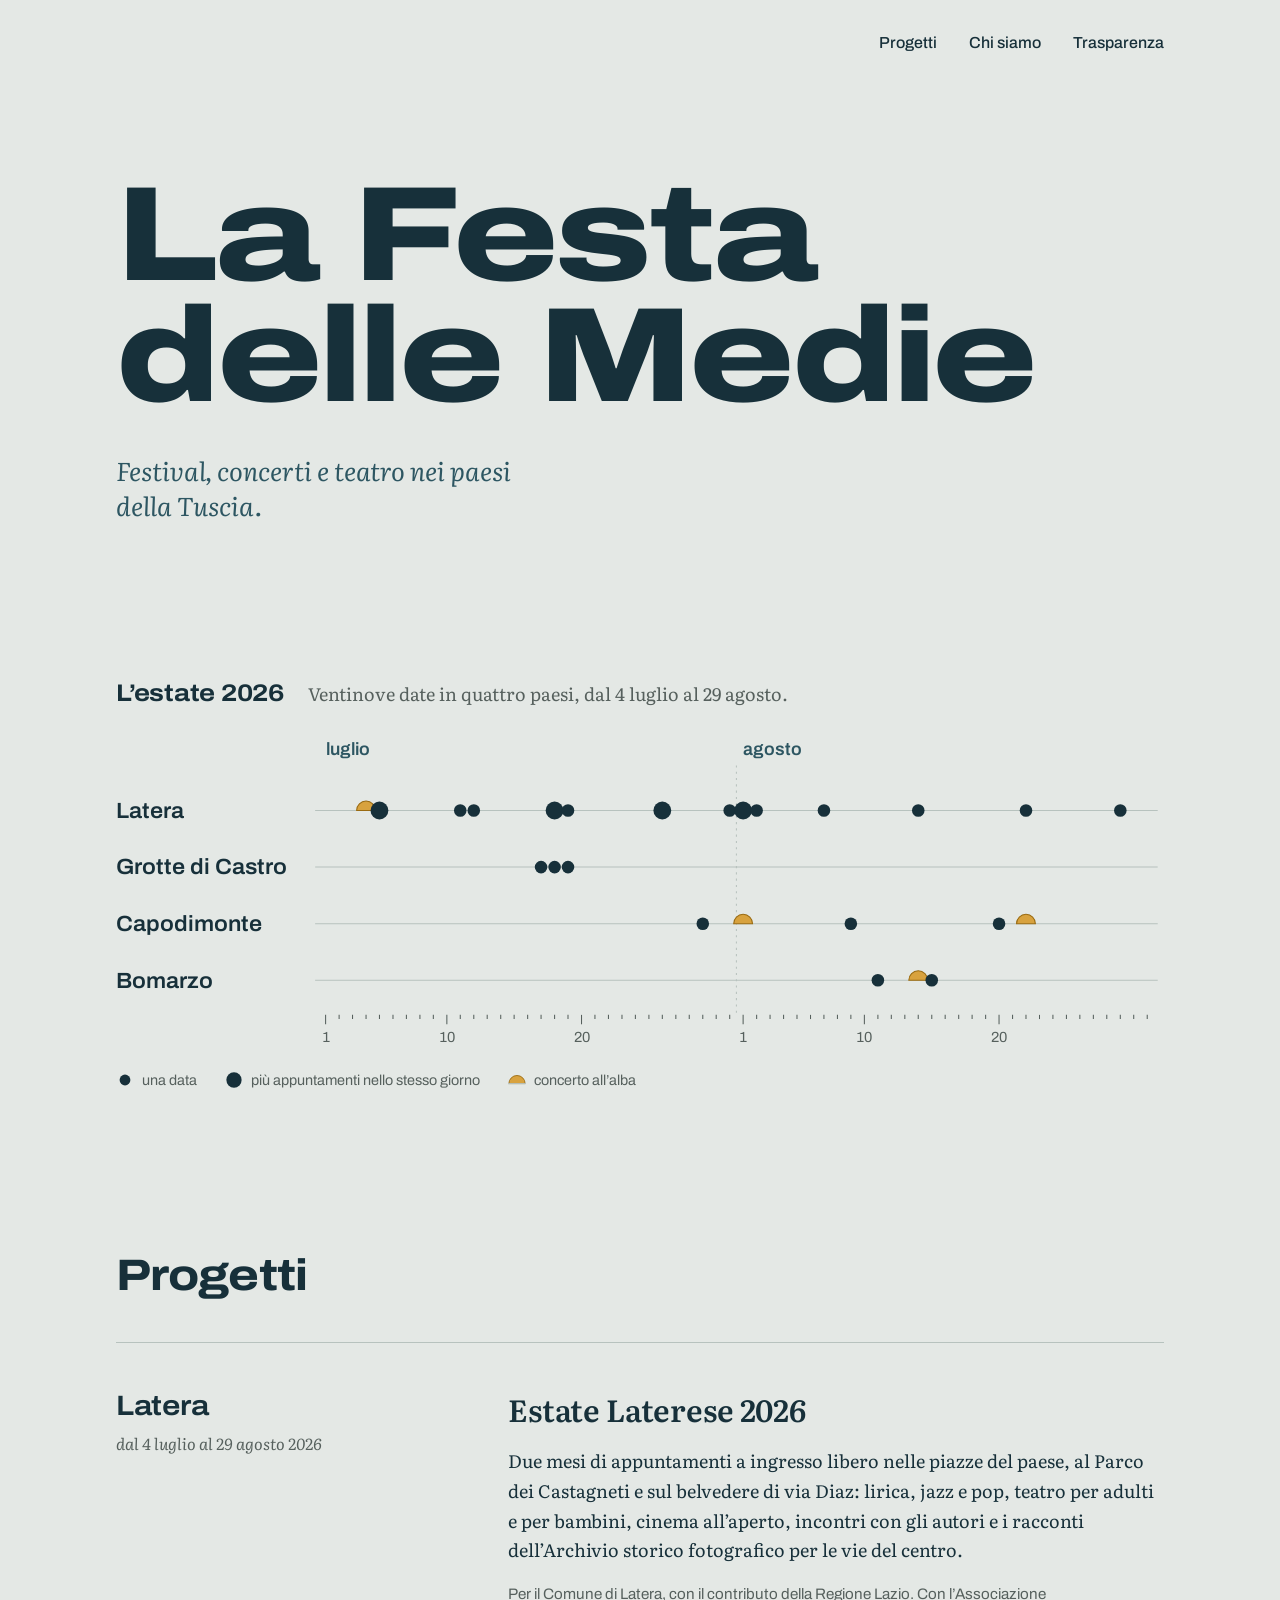
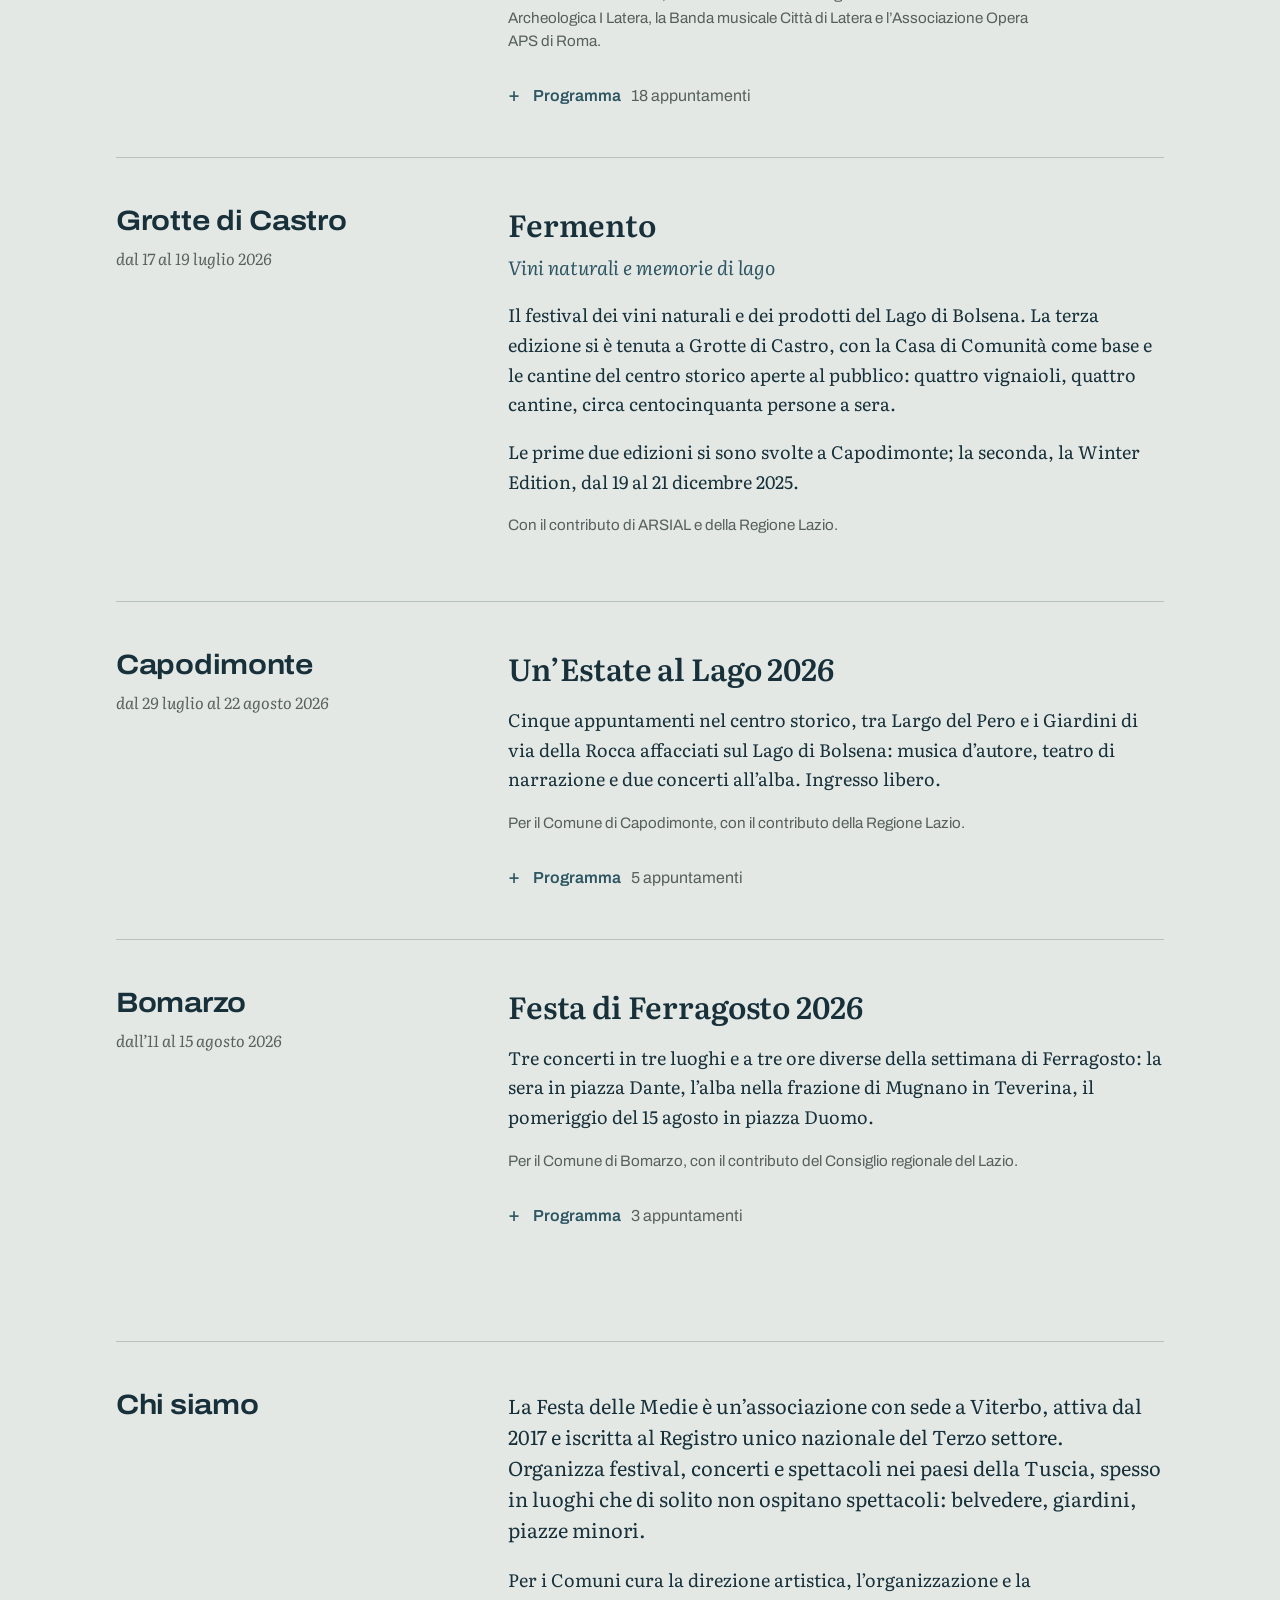
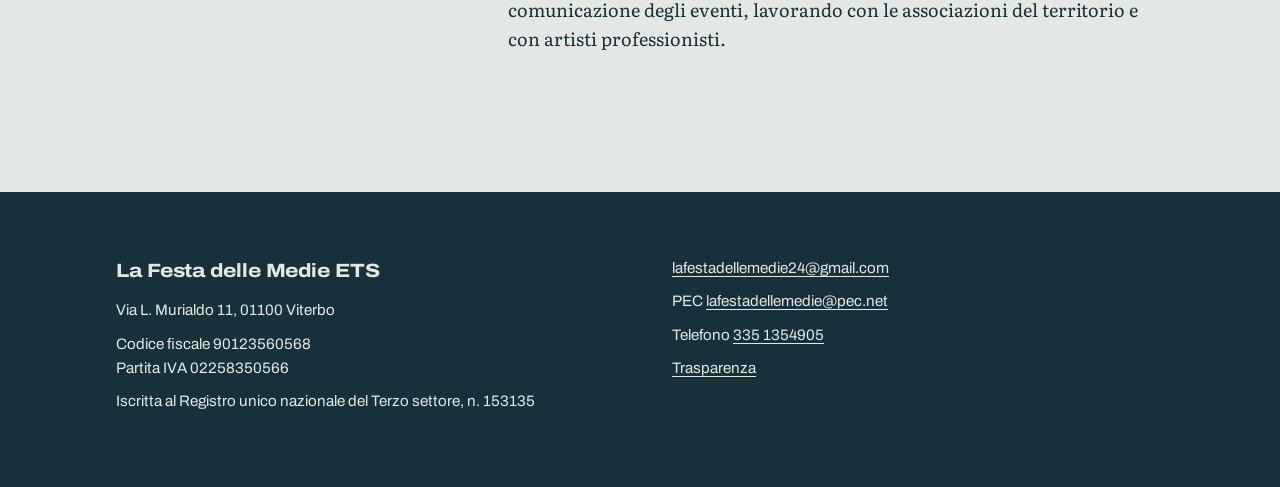
<file: index.html>
<!doctype html>
<html lang="it">
<head>
<meta charset="utf-8">
<meta name="viewport" content="width=device-width, initial-scale=1">
<title>La Festa delle Medie</title>
<meta name="description" content="Associazione di Viterbo che organizza festival, concerti e spettacoli nei paesi della Tuscia.">
<meta name="robots" content="noindex">
<link rel="icon" href="favicon.svg" type="image/svg+xml">
<link rel="preload" href="fonts/archivo.woff2" as="font" type="font/woff2" crossorigin>
<link rel="preload" href="fonts/literata.woff2" as="font" type="font/woff2" crossorigin>
<link rel="stylesheet" href="stile.css">
</head>
<body class="home">
<a class="salta" href="#contenuto">Vai al contenuto</a>
<header class="barra">
  <span></span>
  <nav aria-label="Principale">
    <ul>
      <li><a href="#progetti">Progetti</a></li>
      <li><a href="#chi-siamo">Chi siamo</a></li>
      <li><a href="trasparenza.html">Trasparenza</a></li>
    </ul>
  </nav>
</header>

<main id="contenuto">
  <section class="apertura">
    <h1>La Festa<br>delle Medie</h1>
    <p class="motto">Festival, concerti e teatro nei paesi della Tuscia.</p>
  </section>

  <section class="estate" aria-labelledby="estate-titolo">
    <div class="estate-testa">
      <h2 id="estate-titolo">L’estate 2026</h2>
      <p>Ventinove date in quattro paesi, dal 4 luglio al 29 agosto.</p>
    </div>
    <div class="partitura-box">
      <svg class="partitura larga" viewBox="0 0 1000 306" role="img" aria-label="Calendario dell’estate 2026: 29 date tra il 4 luglio e il 29 agosto a Latera, Grotte di Castro, Capodimonte e Bomarzo."><text class="p-mese" x="200" y="20">luglio</text><text class="p-mese" x="598.4" y="20">agosto</text><line class="p-confine" x1="592.0" y1="30" x2="592.0" y2="268"/><line class="p-tacca" x1="200.0" y1="268" x2="200.0" y2="277"/><text class="p-num" x="200.0" y="294">1</text><line class="p-tacca" x1="212.9" y1="268" x2="212.9" y2="272"/><line class="p-tacca" x1="225.7" y1="268" x2="225.7" y2="272"/><line class="p-tacca" x1="238.6" y1="268" x2="238.6" y2="272"/><line class="p-tacca" x1="251.4" y1="268" x2="251.4" y2="272"/><line class="p-tacca" x1="264.3" y1="268" x2="264.3" y2="272"/><line class="p-tacca" x1="277.1" y1="268" x2="277.1" y2="272"/><line class="p-tacca" x1="290.0" y1="268" x2="290.0" y2="272"/><line class="p-tacca" x1="302.8" y1="268" x2="302.8" y2="272"/><line class="p-tacca" x1="315.7" y1="268" x2="315.7" y2="277"/><text class="p-num" x="315.7" y="294">10</text><line class="p-tacca" x1="328.5" y1="268" x2="328.5" y2="272"/><line class="p-tacca" x1="341.4" y1="268" x2="341.4" y2="272"/><line class="p-tacca" x1="354.2" y1="268" x2="354.2" y2="272"/><line class="p-tacca" x1="367.1" y1="268" x2="367.1" y2="272"/><line class="p-tacca" x1="379.9" y1="268" x2="379.9" y2="272"/><line class="p-tacca" x1="392.8" y1="268" x2="392.8" y2="272"/><line class="p-tacca" x1="405.6" y1="268" x2="405.6" y2="272"/><line class="p-tacca" x1="418.5" y1="268" x2="418.5" y2="272"/><line class="p-tacca" x1="431.3" y1="268" x2="431.3" y2="272"/><line class="p-tacca" x1="444.2" y1="268" x2="444.2" y2="277"/><text class="p-num" x="444.2" y="294">20</text><line class="p-tacca" x1="457.0" y1="268" x2="457.0" y2="272"/><line class="p-tacca" x1="469.9" y1="268" x2="469.9" y2="272"/><line class="p-tacca" x1="482.8" y1="268" x2="482.8" y2="272"/><line class="p-tacca" x1="495.6" y1="268" x2="495.6" y2="272"/><line class="p-tacca" x1="508.5" y1="268" x2="508.5" y2="272"/><line class="p-tacca" x1="521.3" y1="268" x2="521.3" y2="272"/><line class="p-tacca" x1="534.2" y1="268" x2="534.2" y2="272"/><line class="p-tacca" x1="547.0" y1="268" x2="547.0" y2="272"/><line class="p-tacca" x1="559.9" y1="268" x2="559.9" y2="272"/><line class="p-tacca" x1="572.7" y1="268" x2="572.7" y2="272"/><line class="p-tacca" x1="585.6" y1="268" x2="585.6" y2="272"/><line class="p-tacca" x1="598.4" y1="268" x2="598.4" y2="277"/><text class="p-num" x="598.4" y="294">1</text><line class="p-tacca" x1="611.3" y1="268" x2="611.3" y2="272"/><line class="p-tacca" x1="624.1" y1="268" x2="624.1" y2="272"/><line class="p-tacca" x1="637.0" y1="268" x2="637.0" y2="272"/><line class="p-tacca" x1="649.8" y1="268" x2="649.8" y2="272"/><line class="p-tacca" x1="662.7" y1="268" x2="662.7" y2="272"/><line class="p-tacca" x1="675.5" y1="268" x2="675.5" y2="272"/><line class="p-tacca" x1="688.4" y1="268" x2="688.4" y2="272"/><line class="p-tacca" x1="701.2" y1="268" x2="701.2" y2="272"/><line class="p-tacca" x1="714.1" y1="268" x2="714.1" y2="277"/><text class="p-num" x="714.1" y="294">10</text><line class="p-tacca" x1="727.0" y1="268" x2="727.0" y2="272"/><line class="p-tacca" x1="739.8" y1="268" x2="739.8" y2="272"/><line class="p-tacca" x1="752.7" y1="268" x2="752.7" y2="272"/><line class="p-tacca" x1="765.5" y1="268" x2="765.5" y2="272"/><line class="p-tacca" x1="778.4" y1="268" x2="778.4" y2="272"/><line class="p-tacca" x1="791.2" y1="268" x2="791.2" y2="272"/><line class="p-tacca" x1="804.1" y1="268" x2="804.1" y2="272"/><line class="p-tacca" x1="816.9" y1="268" x2="816.9" y2="272"/><line class="p-tacca" x1="829.8" y1="268" x2="829.8" y2="272"/><line class="p-tacca" x1="842.6" y1="268" x2="842.6" y2="277"/><text class="p-num" x="842.6" y="294">20</text><line class="p-tacca" x1="855.5" y1="268" x2="855.5" y2="272"/><line class="p-tacca" x1="868.3" y1="268" x2="868.3" y2="272"/><line class="p-tacca" x1="881.2" y1="268" x2="881.2" y2="272"/><line class="p-tacca" x1="894.0" y1="268" x2="894.0" y2="272"/><line class="p-tacca" x1="906.9" y1="268" x2="906.9" y2="272"/><line class="p-tacca" x1="919.7" y1="268" x2="919.7" y2="272"/><line class="p-tacca" x1="932.6" y1="268" x2="932.6" y2="272"/><line class="p-tacca" x1="945.4" y1="268" x2="945.4" y2="272"/><line class="p-tacca" x1="958.3" y1="268" x2="958.3" y2="272"/><line class="p-tacca" x1="971.1" y1="268" x2="971.1" y2="272"/><line class="p-tacca" x1="984.0" y1="268" x2="984.0" y2="272"/><text class="p-luogo" x="0" y="80">Latera</text><line class="p-rigo" x1="190" y1="73" x2="994" y2="73"/><g class="p-evento" style="--i:3"><title>sabato 4 luglio, Latera: Concerto all’alba al belvedere di via Diaz con il Pierotti Olivieri Duo</title><path class="p-alba" d="M229.6 73 A9 9 0 0 1 247.6 73 Z"/></g><g class="p-evento" style="--i:4"><title>domenica 5 luglio, Latera: Colazione con l’autore in piazza IV Novembre; Concerto lirico in piazza San Clemente con Delfo Paone, tenore, e Davide Dellisanti, pianoforte</title><circle class="p-nota" cx="251.4" cy="73" r="8.5"/></g><g class="p-evento" style="--i:10"><title>sabato 11 luglio, Latera: Black Smoke in piazza IV Novembre</title><circle class="p-nota" cx="328.5" cy="73" r="6"/></g><g class="p-evento" style="--i:11"><title>domenica 12 luglio, Latera: Cinema in piazza del Volontariato e del Soccorso</title><circle class="p-nota" cx="341.4" cy="73" r="6"/></g><g class="p-evento" style="--i:17"><title>sabato 18 luglio, Latera: Visita ai murales del paese; Sveva Live al Parco dei Castagneti</title><circle class="p-nota" cx="418.5" cy="73" r="8.5"/></g><g class="p-evento" style="--i:18"><title>domenica 19 luglio, Latera: «Quando la radio cantava» al Centro polivalente</title><circle class="p-nota" cx="431.3" cy="73" r="6"/></g><g class="p-evento" style="--i:25"><title>domenica 26 luglio, Latera: Escursione con l’Associazione Archeologica I Latera; «Da Dante ai giorni nostri, una riflessione sull’esistenza», performance teatrale di Matteo Fratarcangeli in piazza San Clemente</title><circle class="p-nota" cx="521.3" cy="73" r="8.5"/></g><g class="p-evento" style="--i:30"><title>venerdì 31 luglio, Latera: Al Parco dei Castagneti, animazione per bambini a tema ecologico e, alle 18.30, «Le memorie di un Tarabusino» di e con Valerio De Angelis</title><circle class="p-nota" cx="585.6" cy="73" r="6"/></g><g class="p-evento" style="--i:31"><title>sabato 1 agosto, Latera: «Il coraggio di re Nasone», teatro per bambini al Parco dei Castagneti con Deborah Caroscioli e Nicholas Verdozzi, regia di Gianni Pontillo; I racconti dell’Archivio storico fotografico per le vie del centro, con la premiazione in piazza della Rocca</title><circle class="p-nota" cx="598.4" cy="73" r="8.5"/></g><g class="p-evento" style="--i:32"><title>domenica 2 agosto, Latera: «Meraviglioso. Un amore alla Domenico Modugno» al Centro polivalente, con Gianni Pontillo e Deborah Caroscioli</title><circle class="p-nota" cx="611.3" cy="73" r="6"/></g><g class="p-evento" style="--i:37"><title>venerdì 7 agosto, Latera: «Parole, musica e bellezza» in piazza San Clemente</title><circle class="p-nota" cx="675.5" cy="73" r="6"/></g><g class="p-evento" style="--i:44"><title>venerdì 14 agosto, Latera: The Italian Job in concerto in piazza San Sebastiano</title><circle class="p-nota" cx="765.5" cy="73" r="6"/></g><g class="p-evento" style="--i:52"><title>sabato 22 agosto, Latera: Concerto della Banda musicale Città di Latera in piazza della Rocca</title><circle class="p-nota" cx="868.3" cy="73" r="6"/></g><g class="p-evento" style="--i:59"><title>sabato 29 agosto, Latera: Grafica in concerto in piazza Sebastiano Preta</title><circle class="p-nota" cx="958.3" cy="73" r="6"/></g><text class="p-luogo" x="0" y="134">Grotte di Castro</text><line class="p-rigo" x1="190" y1="127" x2="994" y2="127"/><g class="p-evento" style="--i:16"><title>venerdì 17 luglio, Grotte di Castro: Fermento</title><circle class="p-nota" cx="405.6" cy="127" r="6"/></g><g class="p-evento" style="--i:17"><title>sabato 18 luglio, Grotte di Castro: Fermento</title><circle class="p-nota" cx="418.5" cy="127" r="6"/></g><g class="p-evento" style="--i:18"><title>domenica 19 luglio, Grotte di Castro: Fermento</title><circle class="p-nota" cx="431.3" cy="127" r="6"/></g><text class="p-luogo" x="0" y="188">Capodimonte</text><line class="p-rigo" x1="190" y1="181" x2="994" y2="181"/><g class="p-evento" style="--i:28"><title>mercoledì 29 luglio, Capodimonte: «Parole, musica e bellezza» in Largo del Pero</title><circle class="p-nota" cx="559.9" cy="181" r="6"/></g><g class="p-evento" style="--i:31"><title>sabato 1 agosto, Capodimonte: Concerto all’alba ai Giardini di via della Rocca</title><path class="p-alba" d="M589.4 181 A9 9 0 0 1 607.4 181 Z"/></g><g class="p-evento" style="--i:39"><title>domenica 9 agosto, Capodimonte: Sveva Live ai Giardini di via della Rocca</title><circle class="p-nota" cx="701.2" cy="181" r="6"/></g><g class="p-evento" style="--i:50"><title>giovedì 20 agosto, Capodimonte: «Briganti», teatro di narrazione di e con Pietro Benedetti, in Largo del Pero</title><circle class="p-nota" cx="842.6" cy="181" r="6"/></g><g class="p-evento" style="--i:52"><title>sabato 22 agosto, Capodimonte: Concerto all’alba ai Giardini di via della Rocca</title><path class="p-alba" d="M859.3 181 A9 9 0 0 1 877.3 181 Z"/></g><text class="p-luogo" x="0" y="242">Bomarzo</text><line class="p-rigo" x1="190" y1="235" x2="994" y2="235"/><g class="p-evento" style="--i:41"><title>martedì 11 agosto, Bomarzo: Sveva in piazza Dante</title><circle class="p-nota" cx="727.0" cy="235" r="6"/></g><g class="p-evento" style="--i:44"><title>venerdì 14 agosto, Bomarzo: Concerto all’alba in piazzetta della Torre a Mugnano in Teverina</title><path class="p-alba" d="M756.5 235 A9 9 0 0 1 774.5 235 Z"/></g><g class="p-evento" style="--i:45"><title>sabato 15 agosto, Bomarzo: Arie d’opera in piazza Duomo, con soprano, tenore e pianoforte</title><circle class="p-nota" cx="778.4" cy="235" r="6"/></g></svg>
      <svg class="partitura stretta" viewBox="0 0 400 278" role="img" aria-label="Calendario dell’estate 2026: 29 date tra il 4 luglio e il 29 agosto a Latera, Grotte di Castro, Capodimonte e Bomarzo."><text class="p-mese" x="10" y="14">luglio</text><text class="p-mese" x="203.1" y="14">agosto</text><line class="p-confine" x1="200.0" y1="14" x2="200.0" y2="244"/><line class="p-tacca" x1="10.0" y1="244" x2="10.0" y2="253"/><text class="p-num" x="10.0" y="268">1</text><line class="p-tacca" x1="34.9" y1="244" x2="34.9" y2="248"/><line class="p-tacca" x1="66.1" y1="244" x2="66.1" y2="253"/><text class="p-num" x="66.1" y="268">10</text><line class="p-tacca" x1="97.2" y1="244" x2="97.2" y2="248"/><line class="p-tacca" x1="128.4" y1="244" x2="128.4" y2="253"/><text class="p-num" x="128.4" y="268">20</text><line class="p-tacca" x1="159.5" y1="244" x2="159.5" y2="248"/><line class="p-tacca" x1="190.7" y1="244" x2="190.7" y2="248"/><line class="p-tacca" x1="203.1" y1="244" x2="203.1" y2="253"/><text class="p-num" x="203.1" y="268">1</text><line class="p-tacca" x1="228.0" y1="244" x2="228.0" y2="248"/><line class="p-tacca" x1="259.2" y1="244" x2="259.2" y2="253"/><text class="p-num" x="259.2" y="268">10</text><line class="p-tacca" x1="290.3" y1="244" x2="290.3" y2="248"/><line class="p-tacca" x1="321.5" y1="244" x2="321.5" y2="253"/><text class="p-num" x="321.5" y="268">20</text><line class="p-tacca" x1="352.6" y1="244" x2="352.6" y2="248"/><line class="p-tacca" x1="383.8" y1="244" x2="383.8" y2="248"/><text class="p-luogo" x="10" y="52">Latera</text><line class="p-rigo" x1="6" y1="66" x2="394" y2="66"/><g class="p-evento" style="--i:3"><title>sabato 4 luglio, Latera: Concerto all’alba al belvedere di via Diaz con il Pierotti Olivieri Duo</title><path class="p-alba" d="M22.7 66 A6 6 0 0 1 34.7 66 Z"/></g><g class="p-evento" style="--i:4"><title>domenica 5 luglio, Latera: Colazione con l’autore in piazza IV Novembre; Concerto lirico in piazza San Clemente con Delfo Paone, tenore, e Davide Dellisanti, pianoforte</title><circle class="p-nota" cx="34.9" cy="66" r="6"/></g><g class="p-evento" style="--i:10"><title>sabato 11 luglio, Latera: Black Smoke in piazza IV Novembre</title><circle class="p-nota" cx="72.3" cy="66" r="4"/></g><g class="p-evento" style="--i:11"><title>domenica 12 luglio, Latera: Cinema in piazza del Volontariato e del Soccorso</title><circle class="p-nota" cx="78.5" cy="66" r="4"/></g><g class="p-evento" style="--i:17"><title>sabato 18 luglio, Latera: Visita ai murales del paese; Sveva Live al Parco dei Castagneti</title><circle class="p-nota" cx="115.9" cy="66" r="6"/></g><g class="p-evento" style="--i:18"><title>domenica 19 luglio, Latera: «Quando la radio cantava» al Centro polivalente</title><circle class="p-nota" cx="122.1" cy="66" r="4"/></g><g class="p-evento" style="--i:25"><title>domenica 26 luglio, Latera: Escursione con l’Associazione Archeologica I Latera; «Da Dante ai giorni nostri, una riflessione sull’esistenza», performance teatrale di Matteo Fratarcangeli in piazza San Clemente</title><circle class="p-nota" cx="165.7" cy="66" r="6"/></g><g class="p-evento" style="--i:30"><title>venerdì 31 luglio, Latera: Al Parco dei Castagneti, animazione per bambini a tema ecologico e, alle 18.30, «Le memorie di un Tarabusino» di e con Valerio De Angelis</title><circle class="p-nota" cx="196.9" cy="66" r="4"/></g><g class="p-evento" style="--i:31"><title>sabato 1 agosto, Latera: «Il coraggio di re Nasone», teatro per bambini al Parco dei Castagneti con Deborah Caroscioli e Nicholas Verdozzi, regia di Gianni Pontillo; I racconti dell’Archivio storico fotografico per le vie del centro, con la premiazione in piazza della Rocca</title><circle class="p-nota" cx="203.1" cy="66" r="6"/></g><g class="p-evento" style="--i:32"><title>domenica 2 agosto, Latera: «Meraviglioso. Un amore alla Domenico Modugno» al Centro polivalente, con Gianni Pontillo e Deborah Caroscioli</title><circle class="p-nota" cx="209.3" cy="66" r="4"/></g><g class="p-evento" style="--i:37"><title>venerdì 7 agosto, Latera: «Parole, musica e bellezza» in piazza San Clemente</title><circle class="p-nota" cx="240.5" cy="66" r="4"/></g><g class="p-evento" style="--i:44"><title>venerdì 14 agosto, Latera: The Italian Job in concerto in piazza San Sebastiano</title><circle class="p-nota" cx="284.1" cy="66" r="4"/></g><g class="p-evento" style="--i:52"><title>sabato 22 agosto, Latera: Concerto della Banda musicale Città di Latera in piazza della Rocca</title><circle class="p-nota" cx="333.9" cy="66" r="4"/></g><g class="p-evento" style="--i:59"><title>sabato 29 agosto, Latera: Grafica in concerto in piazza Sebastiano Preta</title><circle class="p-nota" cx="377.5" cy="66" r="4"/></g><text class="p-luogo" x="10" y="104">Grotte di Castro</text><line class="p-rigo" x1="6" y1="118" x2="394" y2="118"/><g class="p-evento" style="--i:16"><title>venerdì 17 luglio, Grotte di Castro: Fermento</title><circle class="p-nota" cx="109.7" cy="118" r="4"/></g><g class="p-evento" style="--i:17"><title>sabato 18 luglio, Grotte di Castro: Fermento</title><circle class="p-nota" cx="115.9" cy="118" r="4"/></g><g class="p-evento" style="--i:18"><title>domenica 19 luglio, Grotte di Castro: Fermento</title><circle class="p-nota" cx="122.1" cy="118" r="4"/></g><text class="p-luogo" x="10" y="156">Capodimonte</text><line class="p-rigo" x1="6" y1="170" x2="394" y2="170"/><g class="p-evento" style="--i:28"><title>mercoledì 29 luglio, Capodimonte: «Parole, musica e bellezza» in Largo del Pero</title><circle class="p-nota" cx="184.4" cy="170" r="4"/></g><g class="p-evento" style="--i:31"><title>sabato 1 agosto, Capodimonte: Concerto all’alba ai Giardini di via della Rocca</title><path class="p-alba" d="M197.1 170 A6 6 0 0 1 209.1 170 Z"/></g><g class="p-evento" style="--i:39"><title>domenica 9 agosto, Capodimonte: Sveva Live ai Giardini di via della Rocca</title><circle class="p-nota" cx="253.0" cy="170" r="4"/></g><g class="p-evento" style="--i:50"><title>giovedì 20 agosto, Capodimonte: «Briganti», teatro di narrazione di e con Pietro Benedetti, in Largo del Pero</title><circle class="p-nota" cx="321.5" cy="170" r="4"/></g><g class="p-evento" style="--i:52"><title>sabato 22 agosto, Capodimonte: Concerto all’alba ai Giardini di via della Rocca</title><path class="p-alba" d="M327.9 170 A6 6 0 0 1 339.9 170 Z"/></g><text class="p-luogo" x="10" y="208">Bomarzo</text><line class="p-rigo" x1="6" y1="222" x2="394" y2="222"/><g class="p-evento" style="--i:41"><title>martedì 11 agosto, Bomarzo: Sveva in piazza Dante</title><circle class="p-nota" cx="265.4" cy="222" r="4"/></g><g class="p-evento" style="--i:44"><title>venerdì 14 agosto, Bomarzo: Concerto all’alba in piazzetta della Torre a Mugnano in Teverina</title><path class="p-alba" d="M278.1 222 A6 6 0 0 1 290.1 222 Z"/></g><g class="p-evento" style="--i:45"><title>sabato 15 agosto, Bomarzo: Arie d’opera in piazza Duomo, con soprano, tenore e pianoforte</title><circle class="p-nota" cx="290.3" cy="222" r="4"/></g></svg>
    </div>
    <ul class="legenda">
      <li><svg viewBox="0 0 20 20" aria-hidden="true"><circle cx="10" cy="10" r="6"/></svg>una data</li>
      <li><svg viewBox="0 0 20 20" aria-hidden="true"><circle cx="10" cy="10" r="8.5"/></svg>più appuntamenti nello stesso giorno</li>
      <li><svg viewBox="0 0 20 20" aria-hidden="true"><path class="alba" d="M1 14 A9 9 0 0 1 19 14 Z"/><line x1="0" y1="14" x2="20" y2="14"/></svg>concerto all’alba</li>
    </ul>
  </section>

  <section class="progetti" id="progetti" aria-labelledby="progetti-titolo">
    <h2 id="progetti-titolo">Progetti</h2>
    
    <article class="progetto" id="estate-laterese">
      <div class="progetto-dove">
        <p class="luogo">Latera</p>
        <p class="periodo">dal 4 luglio al 29 agosto 2026</p>
      </div>
      <div class="progetto-corpo">
        <h3>Estate Laterese 2026</h3>
        <p>Due mesi di appuntamenti a ingresso libero nelle piazze del paese, al Parco dei Castagneti e sul belvedere di via Diaz: lirica, jazz e pop, teatro per adulti e per bambini, cinema all’aperto, incontri con gli autori e i racconti dell’Archivio storico fotografico per le vie del centro.</p>
        <p class="crediti">Per il Comune di Latera, con il contributo della Regione Lazio. Con l’Associazione Archeologica I Latera, la Banda musicale Città di Latera e l’Associazione Opera APS di Roma.</p>
      <details class="programma">
        <summary>Programma <span>18 appuntamenti</span></summary>
        <ol>
          <li class="alba"><time datetime="2026-07-04T05:30">sabato 4 luglio, 5.30</time><span>Concerto all’alba al belvedere di via Diaz con il Pierotti Olivieri Duo: Francesco Pierotti al contrabbasso, Angelo Olivieri alla tromba. A seguire, colazione per tutti.</span></li>
          <li><time datetime="2026-07-05T10:00">domenica 5 luglio, 10.00</time><span>Colazione con l’autore in piazza IV Novembre: Alessandra Sabbatini incontra Roberta Lepri.</span></li>
          <li><time datetime="2026-07-05T21:00">domenica 5 luglio, 21.00</time><span>Concerto lirico in piazza San Clemente con Delfo Paone, tenore, e Davide Dellisanti, pianoforte.</span></li>
          <li><time datetime="2026-07-11T21:00">sabato 11 luglio, 21.00</time><span>Black Smoke in piazza IV Novembre: Giulia Antonelli, voce, e Mario Pireddu, chitarra.</span></li>
          <li><time datetime="2026-07-12T21:30">domenica 12 luglio, 21.30</time><span>Cinema in piazza del Volontariato e del Soccorso.</span></li>
          <li><time datetime="2026-07-18T10:00">sabato 18 luglio, 10.00</time><span>Visita ai murales del paese.</span></li>
          <li><time datetime="2026-07-18T18:00">sabato 18 luglio, 18.00</time><span>Sveva Live al Parco dei Castagneti: Sveva Bottarini, voce, William Tomassetti, chitarra e tastiere, Edoardo Rapaccini, chitarra.</span></li>
          <li><time datetime="2026-07-19T21:00">domenica 19 luglio, 21.00</time><span>«Quando la radio cantava» al Centro polivalente: Laura Leo, voce, e Gianfranco Pirroni, fisarmonica.</span></li>
          <li><time datetime="2026-07-26T09:00">domenica 26 luglio, 9.00</time><span>Escursione con l’Associazione Archeologica I Latera.</span></li>
          <li><time datetime="2026-07-26T21:00">domenica 26 luglio, 21.00</time><span>«Da Dante ai giorni nostri, una riflessione sull’esistenza», performance teatrale di Matteo Fratarcangeli in piazza San Clemente.</span></li>
          <li><time datetime="2026-07-31T17:30">venerdì 31 luglio, 17.30</time><span>Al Parco dei Castagneti, animazione per bambini a tema ecologico e, alle 18.30, «Le memorie di un Tarabusino» di e con Valerio De Angelis.</span></li>
          <li><time datetime="2026-08-01T18:30">sabato 1 agosto, 18.30</time><span>«Il coraggio di re Nasone», teatro per bambini al Parco dei Castagneti con Deborah Caroscioli e Nicholas Verdozzi, regia di Gianni Pontillo.</span></li>
          <li><time datetime="2026-08-01T21:30">sabato 1 agosto, 21.30</time><span>I racconti dell’Archivio storico fotografico per le vie del centro, con la premiazione in piazza della Rocca.</span></li>
          <li><time datetime="2026-08-02T21:00">domenica 2 agosto, 21.00</time><span>«Meraviglioso. Un amore alla Domenico Modugno» al Centro polivalente, con Gianni Pontillo e Deborah Caroscioli.</span></li>
          <li><time datetime="2026-08-07T21:30">venerdì 7 agosto, 21.30</time><span>«Parole, musica e bellezza» in piazza San Clemente: Isabella Alfano, voce, Stefano Indino, fisarmonica, Alessandro Cica, voce.</span></li>
          <li><time datetime="2026-08-14T21:30">venerdì 14 agosto, 21.30</time><span>The Italian Job in concerto in piazza San Sebastiano.</span></li>
          <li><time datetime="2026-08-22T21:30">sabato 22 agosto, 21.30</time><span>Concerto della Banda musicale Città di Latera in piazza della Rocca.</span></li>
          <li><time datetime="2026-08-29T21:00">sabato 29 agosto, 21.00</time><span>Grafica in concerto in piazza Sebastiano Preta.</span></li>
        </ol>
      </details>
      </div>
    </article>

    <article class="progetto" id="fermento">
      <div class="progetto-dove">
        <p class="luogo">Grotte di Castro</p>
        <p class="periodo">dal 17 al 19 luglio 2026</p>
      </div>
      <div class="progetto-corpo">
        <h3>Fermento</h3>
        <p class="sottotitolo">Vini naturali e memorie di lago</p>
        <p>Il festival dei vini naturali e dei prodotti del Lago di Bolsena. La terza edizione si è tenuta a Grotte di Castro, con la Casa di Comunità come base e le cantine del centro storico aperte al pubblico: quattro vignaioli, quattro cantine, circa centocinquanta persone a sera.</p>
        <p>Le prime due edizioni si sono svolte a Capodimonte; la seconda, la Winter Edition, dal 19 al 21 dicembre 2025.</p>
        <p class="crediti">Con il contributo di ARSIAL e della Regione Lazio.</p>
      </div>
    </article>

    <article class="progetto" id="estate-al-lago">
      <div class="progetto-dove">
        <p class="luogo">Capodimonte</p>
        <p class="periodo">dal 29 luglio al 22 agosto 2026</p>
      </div>
      <div class="progetto-corpo">
        <h3>Un’Estate al Lago 2026</h3>
        <p>Cinque appuntamenti nel centro storico, tra Largo del Pero e i Giardini di via della Rocca affacciati sul Lago di Bolsena: musica d’autore, teatro di narrazione e due concerti all’alba. Ingresso libero.</p>
        <p class="crediti">Per il Comune di Capodimonte, con il contributo della Regione Lazio.</p>
      <details class="programma">
        <summary>Programma <span>5 appuntamenti</span></summary>
        <ol>
          <li><time datetime="2026-07-29T21:30">mercoledì 29 luglio, 21.30</time><span>«Parole, musica e bellezza» in Largo del Pero: Isabella Alfano, voce, Stefano Indino, fisarmonica, Alessandro Cica, voce.</span></li>
          <li class="alba"><time datetime="2026-08-01T06:00">sabato 1 agosto, 6.00</time><span>Concerto all’alba ai Giardini di via della Rocca: Step Two, con Giovanni Benvenuti al sax tenore e Francesco Pierotti al contrabbasso.</span></li>
          <li><time datetime="2026-08-09T21:30">domenica 9 agosto, 21.30</time><span>Sveva Live ai Giardini di via della Rocca: Sveva Bottarini, voce, e William Tomassetti, chitarra.</span></li>
          <li><time datetime="2026-08-20T21:30">giovedì 20 agosto, 21.30</time><span>«Briganti», teatro di narrazione di e con Pietro Benedetti, in Largo del Pero.</span></li>
          <li class="alba"><time datetime="2026-08-22T06:15">sabato 22 agosto, 6.15</time><span>Concerto all’alba ai Giardini di via della Rocca: Sara Dominici e Massimo Perciaccante, pianoforte a quattro mani.</span></li>
        </ol>
      </details>
      </div>
    </article>

    <article class="progetto" id="ferragosto-bomarzo">
      <div class="progetto-dove">
        <p class="luogo">Bomarzo</p>
        <p class="periodo">dall’11 al 15 agosto 2026</p>
      </div>
      <div class="progetto-corpo">
        <h3>Festa di Ferragosto 2026</h3>
        <p>Tre concerti in tre luoghi e a tre ore diverse della settimana di Ferragosto: la sera in piazza Dante, l’alba nella frazione di Mugnano in Teverina, il pomeriggio del 15 agosto in piazza Duomo.</p>
        <p class="crediti">Per il Comune di Bomarzo, con il contributo del Consiglio regionale del Lazio.</p>
      <details class="programma">
        <summary>Programma <span>3 appuntamenti</span></summary>
        <ol>
          <li><time datetime="2026-08-11">martedì 11 agosto</time><span>Sveva in piazza Dante: pop d’autore in voce e chitarra.</span></li>
          <li class="alba"><time datetime="2026-08-14T06:00">venerdì 14 agosto, 6.00</time><span>Concerto all’alba in piazzetta della Torre a Mugnano in Teverina: Step Two, sax tenore e contrabbasso.</span></li>
          <li><time datetime="2026-08-15T18:00">sabato 15 agosto, 18.00</time><span>Arie d’opera in piazza Duomo, con soprano, tenore e pianoforte.</span></li>
        </ol>
      </details>
      </div>
    </article>
  </section>

  <section class="chi" id="chi-siamo" aria-labelledby="chi-titolo">
    <h2 id="chi-titolo">Chi siamo</h2>
    <div class="chi-testo">
      <p>La Festa delle Medie è un’associazione con sede a Viterbo, attiva dal 2017 e iscritta al Registro unico nazionale del Terzo settore. Organizza festival, concerti e spettacoli nei paesi della Tuscia, spesso in luoghi che di solito non ospitano spettacoli: belvedere, giardini, piazze minori.</p>
      <p>Per i Comuni cura la direzione artistica, l’organizzazione e la comunicazione degli eventi, lavorando con le associazioni del territorio e con artisti professionisti.</p>
    </div>
  </section>
</main>

<footer class="piede">
  <div class="piede-ente">
    <p class="piede-nome">La Festa delle Medie ETS</p>
    <p>Via L. Murialdo 11, 01100 Viterbo</p>
    <p>Codice fiscale 90123560568<br>Partita IVA 02258350566</p>
    <p>Iscritta al Registro unico nazionale del Terzo settore, n. 153135</p>
  </div>
  <div class="piede-contatti">
    <p><a href="mailto:lafestadellemedie24@gmail.com">lafestadellemedie24@gmail.com</a></p>
    <p>PEC <a href="mailto:lafestadellemedie@pec.net">lafestadellemedie@pec.net</a></p>
    <p>Telefono <a href="tel:+393351354905">335 1354905</a></p>
    <p><a href="trasparenza.html">Trasparenza</a></p>
  </div>
</footer>
</body>
</html>
</file>
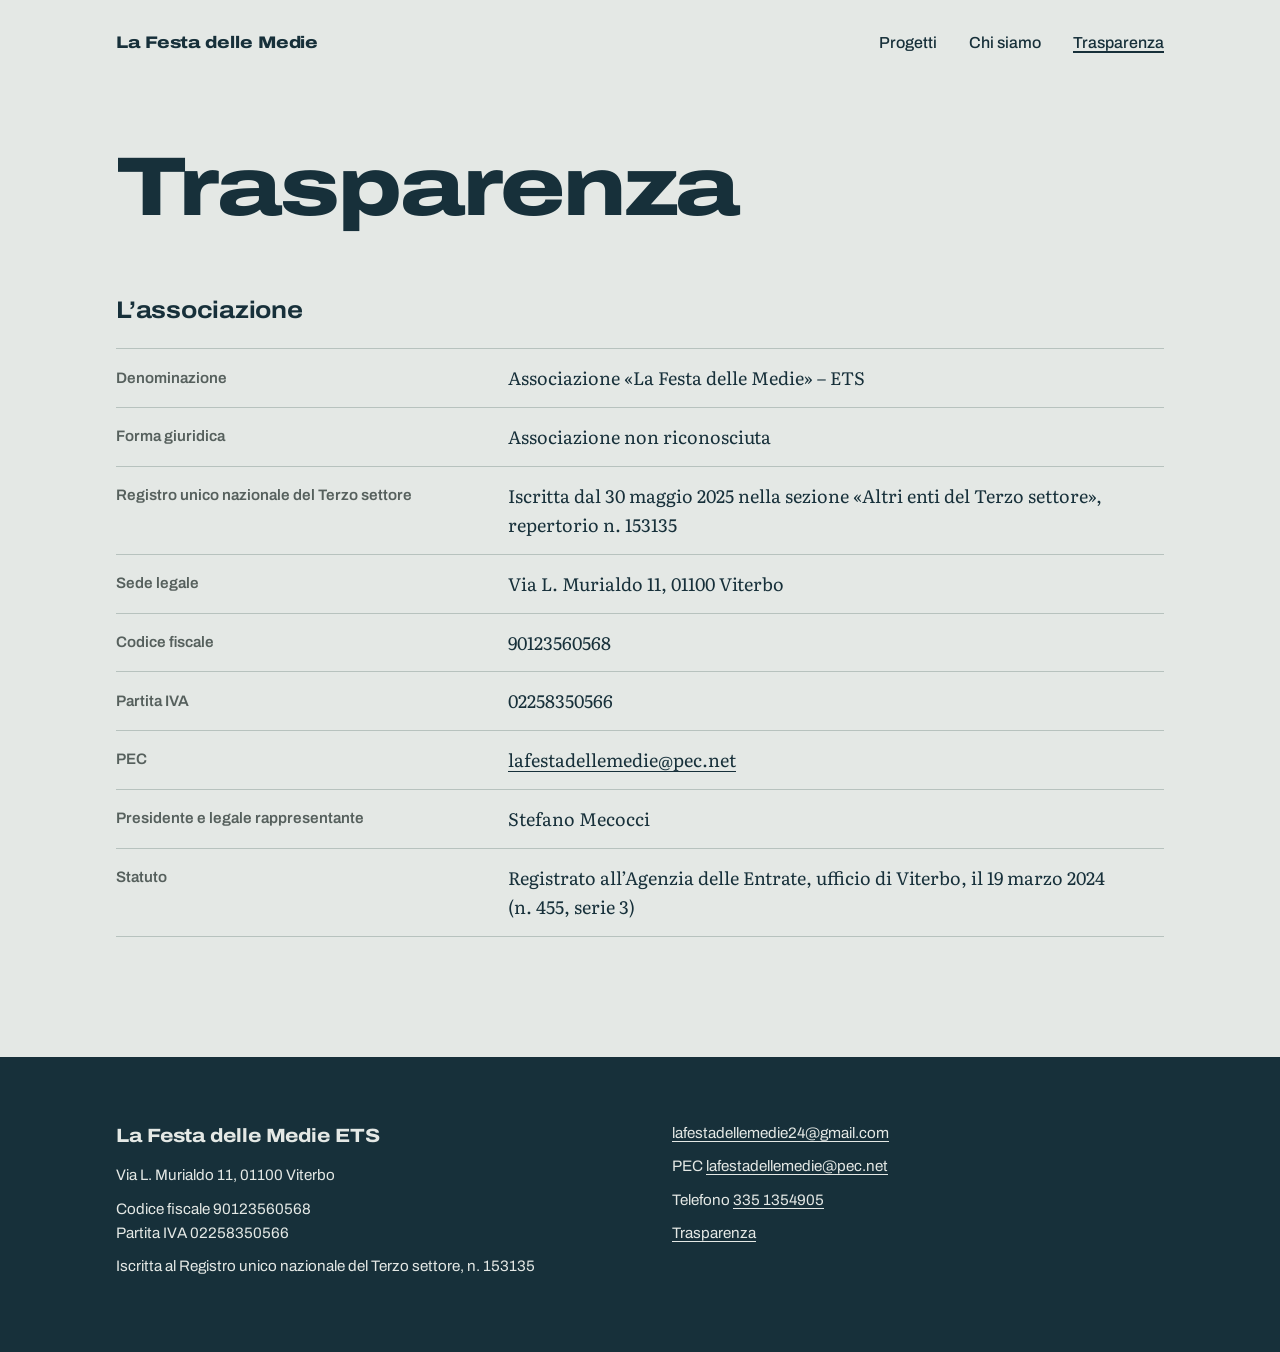
<file: trasparenza.html>
<!doctype html>
<html lang="it">
<head>
<meta charset="utf-8">
<meta name="viewport" content="width=device-width, initial-scale=1">
<title>Trasparenza – La Festa delle Medie</title>
<meta name="description" content="Dati dell’associazione La Festa delle Medie ETS e informazioni pubblicate ai sensi di legge.">
<meta name="robots" content="noindex">
<link rel="icon" href="favicon.svg" type="image/svg+xml">
<link rel="preload" href="fonts/archivo.woff2" as="font" type="font/woff2" crossorigin>
<link rel="preload" href="fonts/literata.woff2" as="font" type="font/woff2" crossorigin>
<link rel="stylesheet" href="stile.css">
</head>
<body class="trasparenza">
<a class="salta" href="#contenuto">Vai al contenuto</a>
<header class="barra">
  <a class="marchio" href="index.html">La Festa delle Medie</a>
  <nav aria-label="Principale">
    <ul>
      <li><a href="index.html#progetti">Progetti</a></li>
      <li><a href="index.html#chi-siamo">Chi siamo</a></li>
      <li><a href="trasparenza.html" aria-current="page">Trasparenza</a></li>
    </ul>
  </nav>
</header>

<main id="contenuto" class="pagina">
  <h1>Trasparenza</h1>

  <section aria-labelledby="ente-titolo">
    <h2 id="ente-titolo">L’associazione</h2>
    <dl class="dati">
      <div><dt>Denominazione</dt><dd>Associazione «La Festa delle Medie» – ETS</dd></div>
      <div><dt>Forma giuridica</dt><dd>Associazione non riconosciuta</dd></div>
      <div><dt>Registro unico nazionale del Terzo settore</dt><dd>Iscritta dal 30 maggio 2025 nella sezione «Altri enti del Terzo settore», repertorio n. 153135</dd></div>
      <div><dt>Sede legale</dt><dd>Via L. Murialdo 11, 01100 Viterbo</dd></div>
      <div><dt>Codice fiscale</dt><dd>90123560568</dd></div>
      <div><dt>Partita IVA</dt><dd>02258350566</dd></div>
      <div><dt>PEC</dt><dd><a href="mailto:lafestadellemedie@pec.net">lafestadellemedie@pec.net</a></dd></div>
      <div><dt>Presidente e legale rappresentante</dt><dd>Stefano Mecocci</dd></div>
      <div><dt>Statuto</dt><dd>Registrato all’Agenzia delle Entrate, ufficio di Viterbo, il 19 marzo 2024 (n. 455, serie 3)</dd></div>
    </dl>
  </section>

  <!--
  SEZIONI DA ATTIVARE QUANDO CI SONO I DATI (togliere i segni di commento).

  Contributi pubblici incassati (art. 1, commi 125-129, legge 124/2017):
  da pubblicare entro il 30 giugno dell'anno successivo all'incasso,
  se nell'anno i contributi incassati arrivano almeno a 10.000 euro.

  <section aria-labelledby="contributi-titolo">
    <h2 id="contributi-titolo">Contributi pubblici incassati</h2>
    <p>Sovvenzioni, contributi e vantaggi economici ricevuti da pubbliche amministrazioni, ai sensi dell’art. 1, commi 125-129, della legge 4 agosto 2017, n. 124.</p>
    <h3>Anno 2026</h3>
    <table class="tabella">
      <thead><tr><th scope="col">Ente erogatore</th><th scope="col">Causale</th><th scope="col">Data di incasso</th><th scope="col">Importo</th></tr></thead>
      <tbody>
        <tr><td></td><td></td><td></td><td></td></tr>
      </tbody>
    </table>
  </section>

  Compensi (art. 14, comma 2, D.Lgs. 117/2017): obbligatori se le entrate
  annue superano 100.000 euro. Compensi a componenti degli organi di
  amministrazione e controllo, dirigenti e associati, anche in forma anonima.

  <section aria-labelledby="compensi-titolo">
    <h2 id="compensi-titolo">Compensi agli organi sociali e agli associati</h2>
    <p>Ai sensi dell’art. 14, comma 2, del decreto legislativo 3 luglio 2017, n. 117.</p>
    <table class="tabella">
      <thead><tr><th scope="col">Ruolo</th><th scope="col">Anno</th><th scope="col">Importo lordo</th></tr></thead>
      <tbody>
        <tr><td></td><td></td><td></td></tr>
      </tbody>
    </table>
  </section>

  Documenti (statuto, rendiconti): pubblicazione facoltativa; i file vanno nella cartella documenti/.

  <section aria-labelledby="documenti-titolo">
    <h2 id="documenti-titolo">Documenti</h2>
    <ul class="documenti">
      <li><a href="documenti/statuto.pdf">Statuto</a></li>
    </ul>
  </section>
  -->
</main>

<footer class="piede">
  <div class="piede-ente">
    <p class="piede-nome">La Festa delle Medie ETS</p>
    <p>Via L. Murialdo 11, 01100 Viterbo</p>
    <p>Codice fiscale 90123560568<br>Partita IVA 02258350566</p>
    <p>Iscritta al Registro unico nazionale del Terzo settore, n. 153135</p>
  </div>
  <div class="piede-contatti">
    <p><a href="mailto:lafestadellemedie24@gmail.com">lafestadellemedie24@gmail.com</a></p>
    <p>PEC <a href="mailto:lafestadellemedie@pec.net">lafestadellemedie@pec.net</a></p>
    <p>Telefono <a href="tel:+393351354905">335 1354905</a></p>
    <p><a href="trasparenza.html">Trasparenza</a></p>
  </div>
</footer>
</body>
</html>
</file>
<file: stile.css>
/* La Festa delle Medie — foglio di stile */

@font-face {
  font-family: 'Archivo';
  src: url('fonts/archivo.woff2') format('woff2-variations');
  font-weight: 100 900;
  font-stretch: 62% 125%;
  font-display: swap;
}
@font-face {
  font-family: 'Literata';
  src: url('fonts/literata.woff2') format('woff2-variations');
  font-weight: 200 900;
  font-style: normal;
  font-display: swap;
}
@font-face {
  font-family: 'Literata';
  src: url('fonts/literata-corsivo.woff2') format('woff2-variations');
  font-weight: 200 900;
  font-style: italic;
  font-display: swap;
}

:root {
  --nebbia: #E4E8E5;      /* fondo: il lago al mattino */
  --inchiostro: #17303A;  /* testo: il lago di notte */
  --lago: #2D5662;
  --pietra: #56605D;      /* testi secondari */
  --alba: #D8A23E;        /* solo per i concerti all'alba */
  --alba-bordo: #9A6B12;
  --riga: #B7C2BE;
  --riga-chiara: #CCD4D1;

  --sans: 'Archivo', 'Helvetica Neue', Arial, sans-serif;
  --serif: 'Literata', Georgia, 'Times New Roman', serif;
  --margine: clamp(20px, 5vw, 56px);
}

*, *::before, *::after { box-sizing: border-box; }

html { -webkit-text-size-adjust: 100%; scroll-behavior: smooth; }
@media (prefers-reduced-motion: reduce) { html { scroll-behavior: auto; } }

body {
  margin: 0;
  background: var(--nebbia);
  color: var(--inchiostro);
  font-family: var(--serif);
  font-size: 1.125rem;
  line-height: 1.65;
  -webkit-font-smoothing: antialiased;
  text-rendering: optimizeLegibility;
}

a { color: inherit; text-decoration-thickness: 1px; text-underline-offset: 0.2em; }
a:hover { text-decoration-thickness: 2px; }
:focus-visible { outline: 2px solid var(--lago); outline-offset: 3px; border-radius: 2px; }

p { margin: 0 0 1em; }

.salta {
  position: absolute; left: var(--margine); top: -100px;
  background: var(--inchiostro); color: var(--nebbia);
  padding: 8px 14px; font-family: var(--sans); z-index: 10;
}
.salta:focus { top: 12px; }

/* ------------------------------------------------------------- barra */

.barra {
  display: flex; justify-content: space-between; align-items: baseline;
  max-width: 1160px; margin: 0 auto; padding: 28px var(--margine) 0;
  font-family: var(--sans);
}
.barra ul { display: flex; gap: clamp(16px, 3vw, 32px); list-style: none; margin: 0; padding: 0; }
.barra nav a { font-size: 1rem; font-weight: 500; text-decoration: none; }
.barra nav a:hover, .barra nav a[aria-current="page"] { text-decoration: underline; text-decoration-thickness: 2px; }
.marchio {
  font-stretch: 120%; font-weight: 800; font-size: 1.05rem;
  text-decoration: none; letter-spacing: -0.005em;
}

main { max-width: 1160px; margin: 0 auto; padding: 0 var(--margine); }

/* ------------------------------------------------------------- apertura */

.apertura { padding-top: clamp(64px, 13vh, 150px); }

.apertura h1 {
  margin: 0;
  font-family: var(--sans);
  font-stretch: 125%;
  font-weight: 820;
  font-size: clamp(3.1rem, 10.5vw, 9.4rem);
  line-height: 0.9;
  letter-spacing: -0.025em;
}

.motto {
  margin: clamp(22px, 3vw, 36px) 0 0;
  max-width: 30ch;
  font-style: italic;
  font-size: clamp(1.25rem, 2.2vw, 1.6rem);
  line-height: 1.4;
  color: var(--lago);
}

/* ------------------------------------------------------------- estate */

.estate { margin-top: clamp(80px, 12vw, 150px); }

.estate-testa { display: flex; flex-wrap: wrap; align-items: baseline; column-gap: 24px; margin-bottom: 20px; }
.estate-testa h2 {
  margin: 0; font-family: var(--sans); font-stretch: 112%; font-weight: 700;
  font-size: 1.5rem; letter-spacing: -0.01em;
}
.estate-testa p { margin: 0; color: var(--pietra); }

.partitura { display: block; width: 100%; height: auto; }
.partitura.stretta { display: none; }
@media (max-width: 700px) {
  .partitura.larga { display: none; }
  .partitura.stretta { display: block; }
  .stretta .p-mese { font-size: 13px; }
  .stretta .p-luogo { font-size: 15px; }
  .stretta .p-num { font-size: 12px; }
}

.p-mese { font-family: var(--sans); font-size: 17px; font-weight: 600; fill: var(--lago); }
.p-luogo { font-family: var(--sans); font-size: 21px; font-weight: 600; font-stretch: 105%; fill: var(--inchiostro); }
.p-num { font-family: var(--sans); font-size: 14px; fill: var(--pietra); text-anchor: middle; font-variant-numeric: tabular-nums; }
.p-rigo { stroke: var(--riga); stroke-width: 1; }
.p-confine { stroke: var(--riga); stroke-width: 1; stroke-dasharray: 2 4; }
.p-tacca { stroke: var(--pietra); stroke-width: 1; }
.p-nota { fill: var(--inchiostro); }
.p-alba { fill: var(--alba); stroke: var(--alba-bordo); stroke-width: 1; }

.p-evento {
  transform-box: fill-box;
  transform-origin: center;
  animation: comparsa 0.45s cubic-bezier(.2,.7,.3,1) both;
  animation-delay: calc(var(--i) * 22ms + 250ms);
}
@keyframes comparsa { from { opacity: 0; transform: scale(0.2); } }
@media (prefers-reduced-motion: reduce) { .p-evento { animation: none; } }

.legenda {
  display: flex; flex-wrap: wrap; gap: 8px 28px;
  list-style: none; margin: 14px 0 0; padding: 0;
  font-family: var(--sans); font-size: 0.9rem; color: var(--pietra);
}
.legenda li { display: flex; align-items: center; gap: 8px; }
.legenda svg { width: 18px; height: 18px; flex: none; }
.legenda circle { fill: var(--inchiostro); }
.legenda .alba { fill: var(--alba); stroke: var(--alba-bordo); stroke-width: 1; }
.legenda line { stroke: var(--riga); stroke-width: 1.2; }

/* ------------------------------------------------------------- progetti */

.progetti { margin-top: clamp(96px, 13vw, 160px); }

.progetti > h2, .chi h2 {
  margin: 0 0 clamp(28px, 4vw, 44px);
  font-family: var(--sans); font-stretch: 115%; font-weight: 750;
  font-size: clamp(2rem, 4vw, 2.75rem); line-height: 1.05; letter-spacing: -0.015em;
}

.progetto {
  display: grid;
  grid-template-columns: minmax(0, 1fr) minmax(0, 2fr);
  gap: 16px clamp(24px, 5vw, 64px);
  padding: clamp(32px, 4vw, 48px) 0;
  border-top: 1px solid var(--riga);
}

.luogo {
  margin: 0;
  font-family: var(--sans); font-stretch: 112%; font-weight: 650;
  font-size: clamp(1.4rem, 2.4vw, 1.75rem); line-height: 1.1; letter-spacing: -0.01em;
}
.periodo { margin: 8px 0 0; font-style: italic; font-size: 1rem; color: var(--pietra); }

.progetto-dove { align-self: start; position: sticky; top: 24px; }
.progetto-corpo { max-width: 40em; }
.progetto h3 {
  margin: 0 0 0.6em;
  font-family: var(--serif); font-weight: 600;
  font-size: clamp(1.5rem, 2.6vw, 1.9rem); line-height: 1.2; letter-spacing: -0.005em;
}
.progetto .sottotitolo { margin: -0.5em 0 0.9em; font-style: italic; color: var(--lago); font-size: 1.2rem; }
.crediti {
  font-family: var(--sans); font-size: 0.95rem; line-height: 1.55; color: var(--pietra);
  max-width: 60ch;
}

.programma { margin-top: 1.4em; }
.programma summary {
  display: inline-flex; align-items: baseline; gap: 10px;
  cursor: pointer; list-style: none;
  font-family: var(--sans); font-weight: 600; font-size: 1rem; color: var(--lago);
}
.programma summary::-webkit-details-marker { display: none; }
.programma summary::before {
  content: '+'; display: inline-block; width: 0.8em;
  font-weight: 500; font-size: 1.2em; line-height: 1;
}
.programma[open] summary::before { content: '−'; }
.programma summary span { font-weight: 400; color: var(--pietra); }
.programma summary:hover { text-decoration: underline; text-underline-offset: 0.2em; }

.programma ol { list-style: none; margin: 16px 0 0; padding: 0; }
.programma li {
  display: grid; grid-template-columns: 11.5em minmax(0, 1fr); gap: 4px 20px;
  padding: 12px 0; border-top: 1px solid var(--riga-chiara);
  font-size: 1rem; line-height: 1.55;
}
.programma time {
  font-family: var(--sans); font-size: 0.92rem; font-weight: 500;
  font-variant-numeric: tabular-nums; padding-top: 0.12em;
}
.programma li.alba time::after {
  content: ''; display: inline-block; vertical-align: 0.05em;
  width: 12px; height: 6px; margin-left: 8px;
  border-radius: 6px 6px 0 0; background: var(--alba);
  box-shadow: 0 1px 0 var(--alba-bordo);
}

/* ------------------------------------------------------------- chi siamo */

.chi {
  display: grid;
  grid-template-columns: minmax(0, 1fr) minmax(0, 2fr);
  gap: 16px clamp(24px, 5vw, 64px);
  margin-top: clamp(32px, 5vw, 64px);
  padding: clamp(32px, 4vw, 48px) 0 clamp(80px, 10vw, 120px);
  border-top: 1px solid var(--riga);
}
.chi h2 { margin: 0; font-size: clamp(1.4rem, 2.4vw, 1.75rem); font-stretch: 112%; font-weight: 650; }
.chi-testo { max-width: 40em; }
.chi-testo p:first-child { font-size: 1.25rem; line-height: 1.55; }

/* ------------------------------------------------------------- piede */

.piede {
  display: grid; grid-template-columns: minmax(0, 1fr) minmax(0, 1fr); gap: 24px clamp(24px, 5vw, 64px);
  background: var(--inchiostro); color: var(--nebbia);
  padding: clamp(40px, 6vw, 64px) max(var(--margine), calc((100vw - 1160px) / 2 + var(--margine)));
  font-family: var(--sans); font-size: 0.95rem; line-height: 1.6;
}
.piede p { margin: 0 0 0.6em; }
.piede-nome { font-stretch: 115%; font-weight: 750; font-size: 1.2rem; letter-spacing: -0.005em; }
.piede a { color: var(--nebbia); }
.piede :focus-visible { outline-color: var(--alba); }

/* ------------------------------------------------------------- trasparenza */

.pagina { padding-bottom: clamp(80px, 10vw, 120px); }
.pagina h1 {
  margin: clamp(56px, 10vh, 110px) 0 clamp(40px, 6vw, 64px);
  font-family: var(--sans); font-stretch: 125%; font-weight: 820;
  font-size: clamp(2.6rem, 7vw, 5.2rem); line-height: 0.95; letter-spacing: -0.025em;
}
.pagina h2 {
  margin: 0 0 18px;
  font-family: var(--sans); font-stretch: 112%; font-weight: 700;
  font-size: 1.5rem; letter-spacing: -0.01em;
}
.pagina section + section { margin-top: clamp(56px, 7vw, 88px); }

.dati { margin: 0; }
.dati div {
  display: grid; grid-template-columns: minmax(0, 1fr) minmax(0, 2fr); gap: 4px clamp(24px, 5vw, 64px);
  padding: 14px 0; border-top: 1px solid var(--riga);
}
.dati div:last-child { border-bottom: 1px solid var(--riga); }
.dati dt { font-family: var(--sans); font-size: 0.95rem; font-weight: 600; color: var(--pietra); padding-top: 0.15em; }
.dati dd { margin: 0; }

.tabella { width: 100%; border-collapse: collapse; font-size: 1rem; }
.tabella th { font-family: var(--sans); font-size: 0.92rem; font-weight: 600; color: var(--pietra); text-align: left; padding: 10px 12px 10px 0; border-bottom: 1px solid var(--riga); }
.tabella td { padding: 12px 12px 12px 0; border-bottom: 1px solid var(--riga-chiara); vertical-align: top; }
.documenti { list-style: none; padding: 0; margin: 0; }
.documenti li { padding: 10px 0; border-top: 1px solid var(--riga-chiara); }

/* ------------------------------------------------------------- schermi stretti */

@media (max-width: 760px) {
  body { font-size: 1.0625rem; }
  .progetto, .chi, .dati div { grid-template-columns: minmax(0, 1fr); }
  .progetto-dove { position: static; }
  .programma li { grid-template-columns: minmax(0, 1fr); }
  .piede { grid-template-columns: minmax(0, 1fr); }
  .barra { justify-content: flex-end; }
  .trasparenza .barra { justify-content: space-between; }
}
</file>
